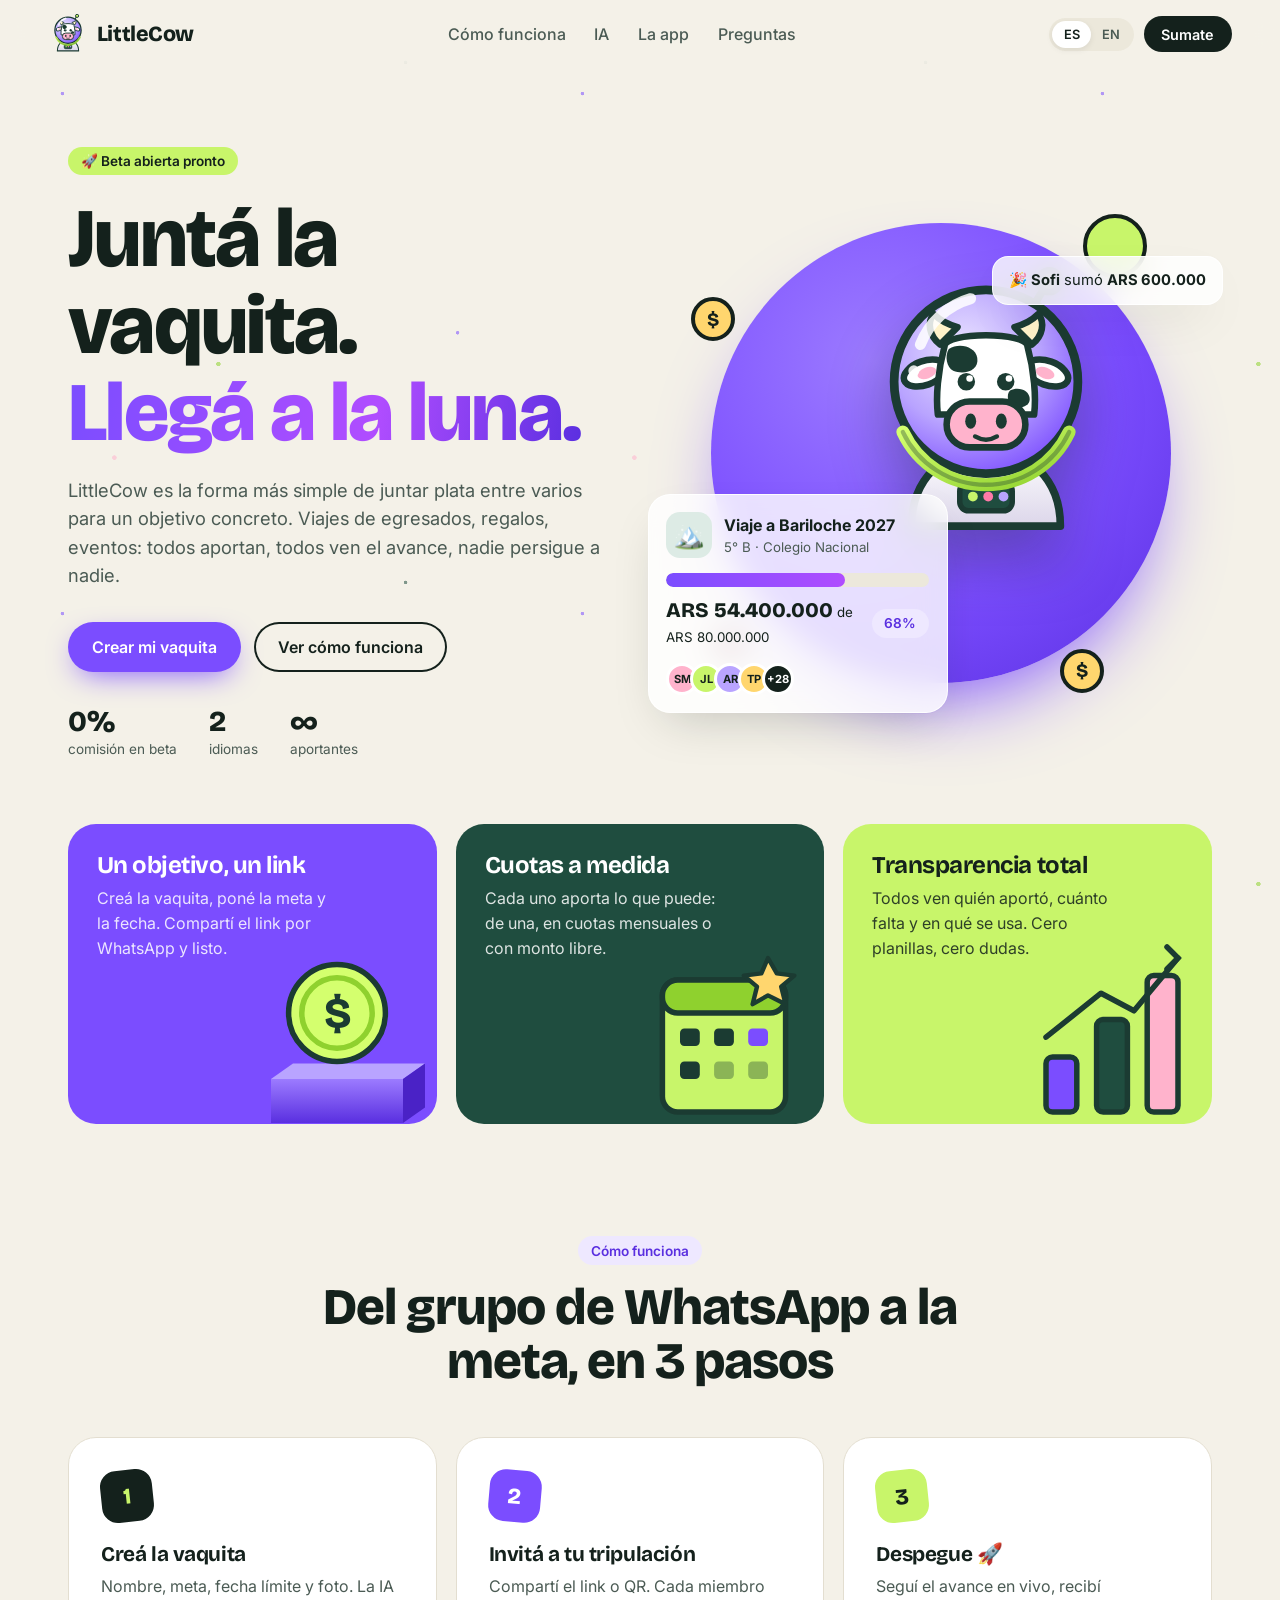
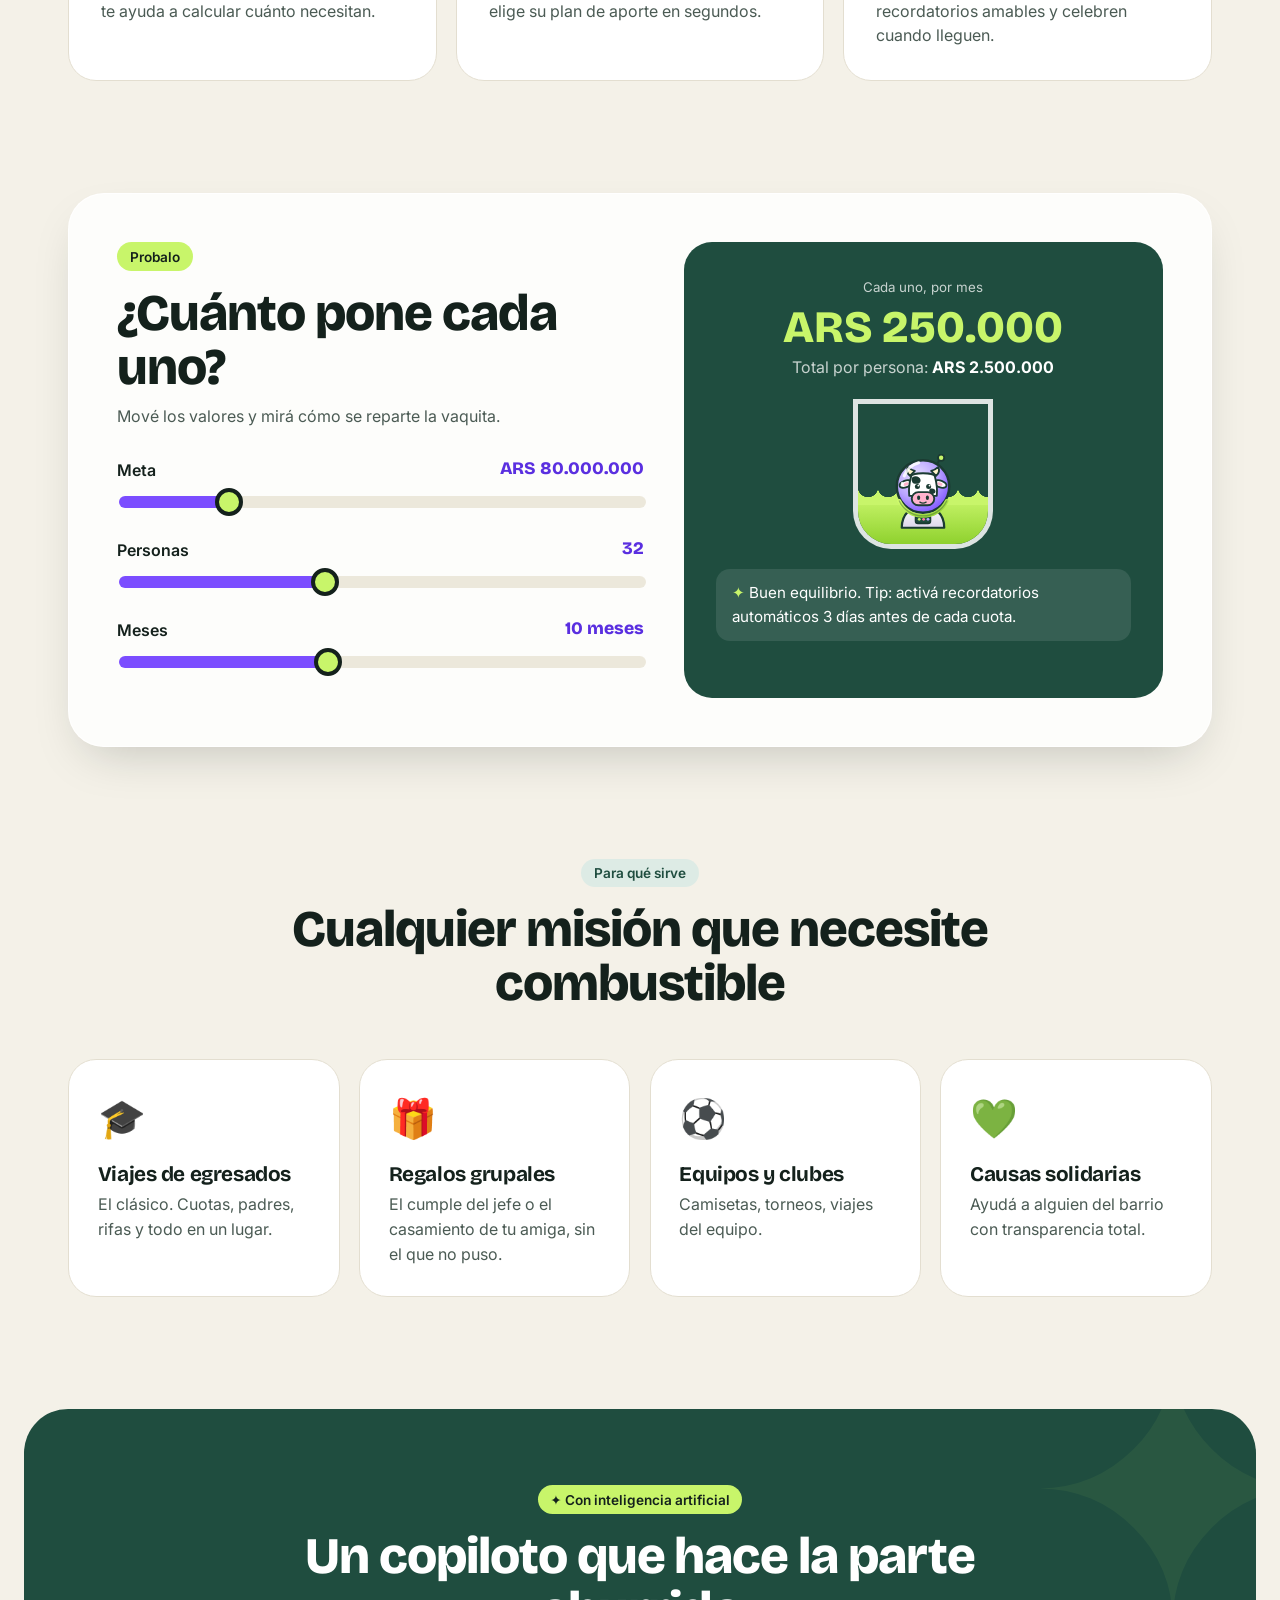
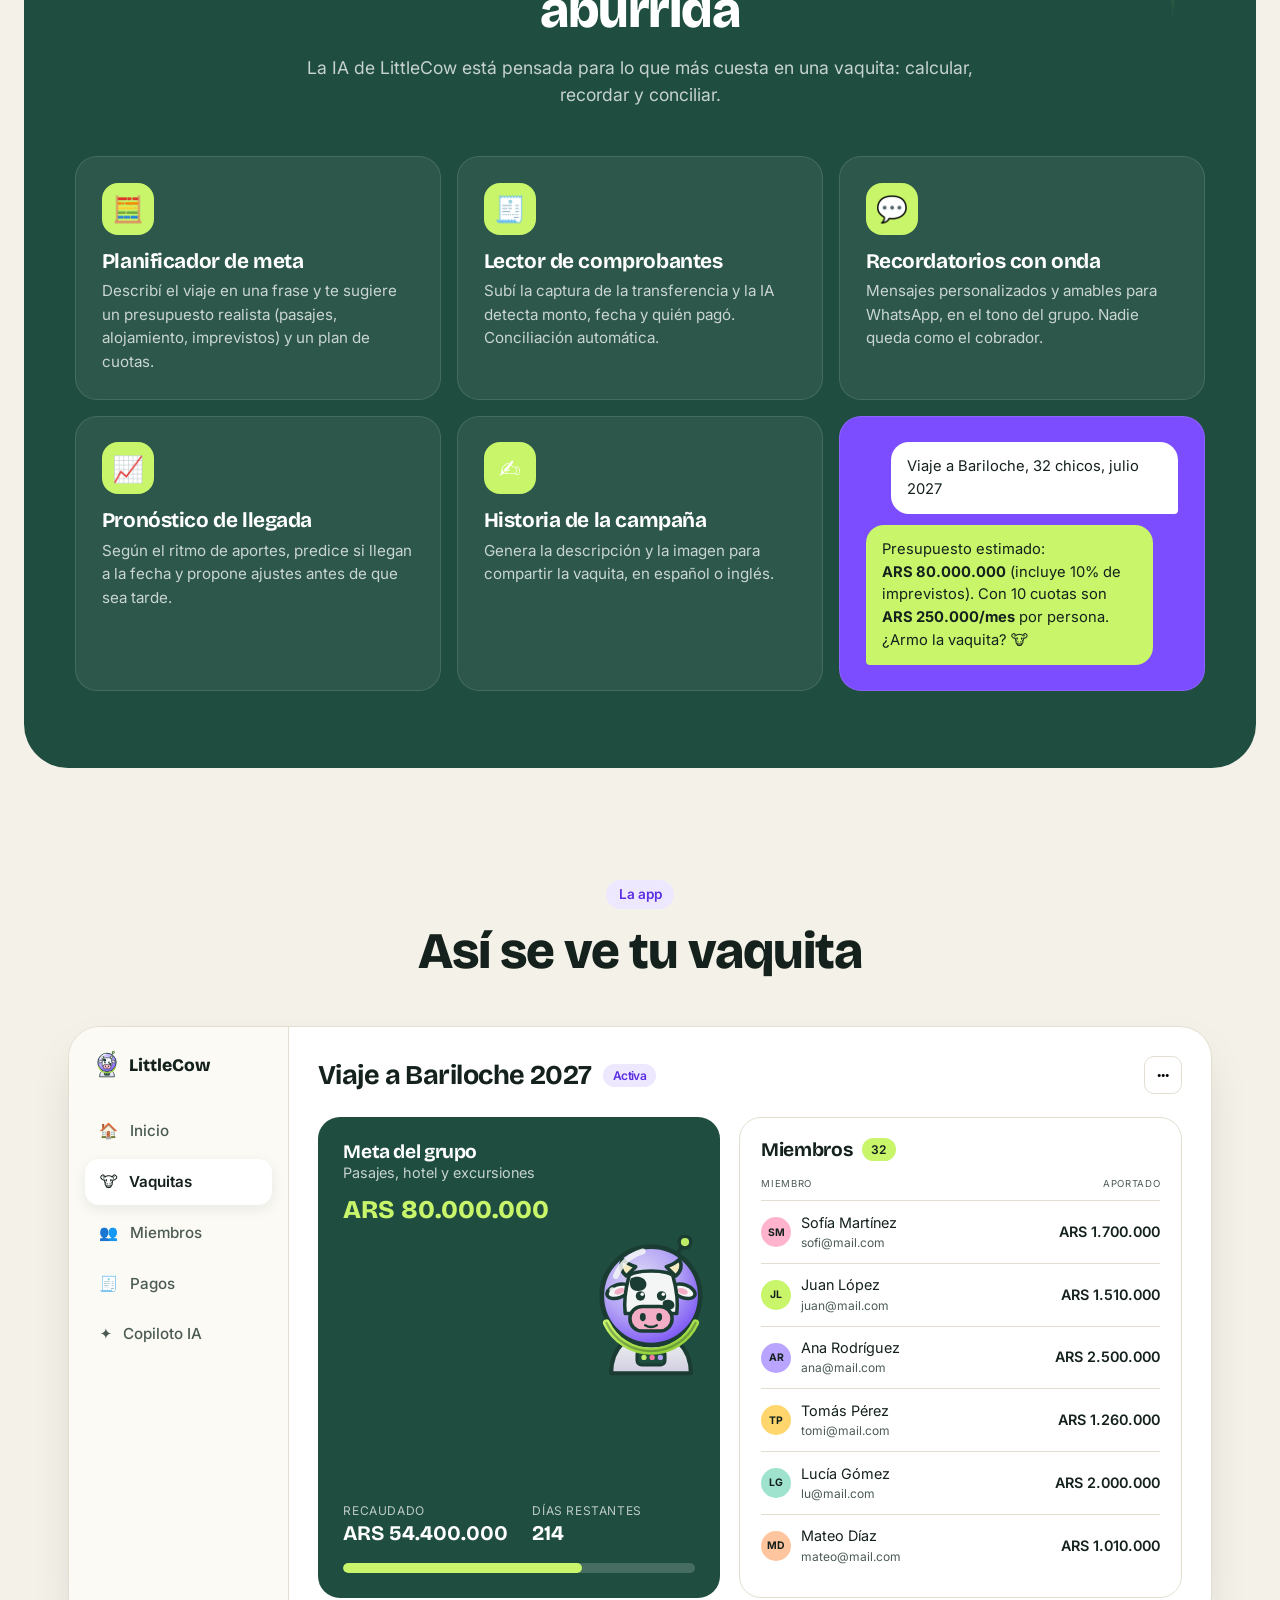
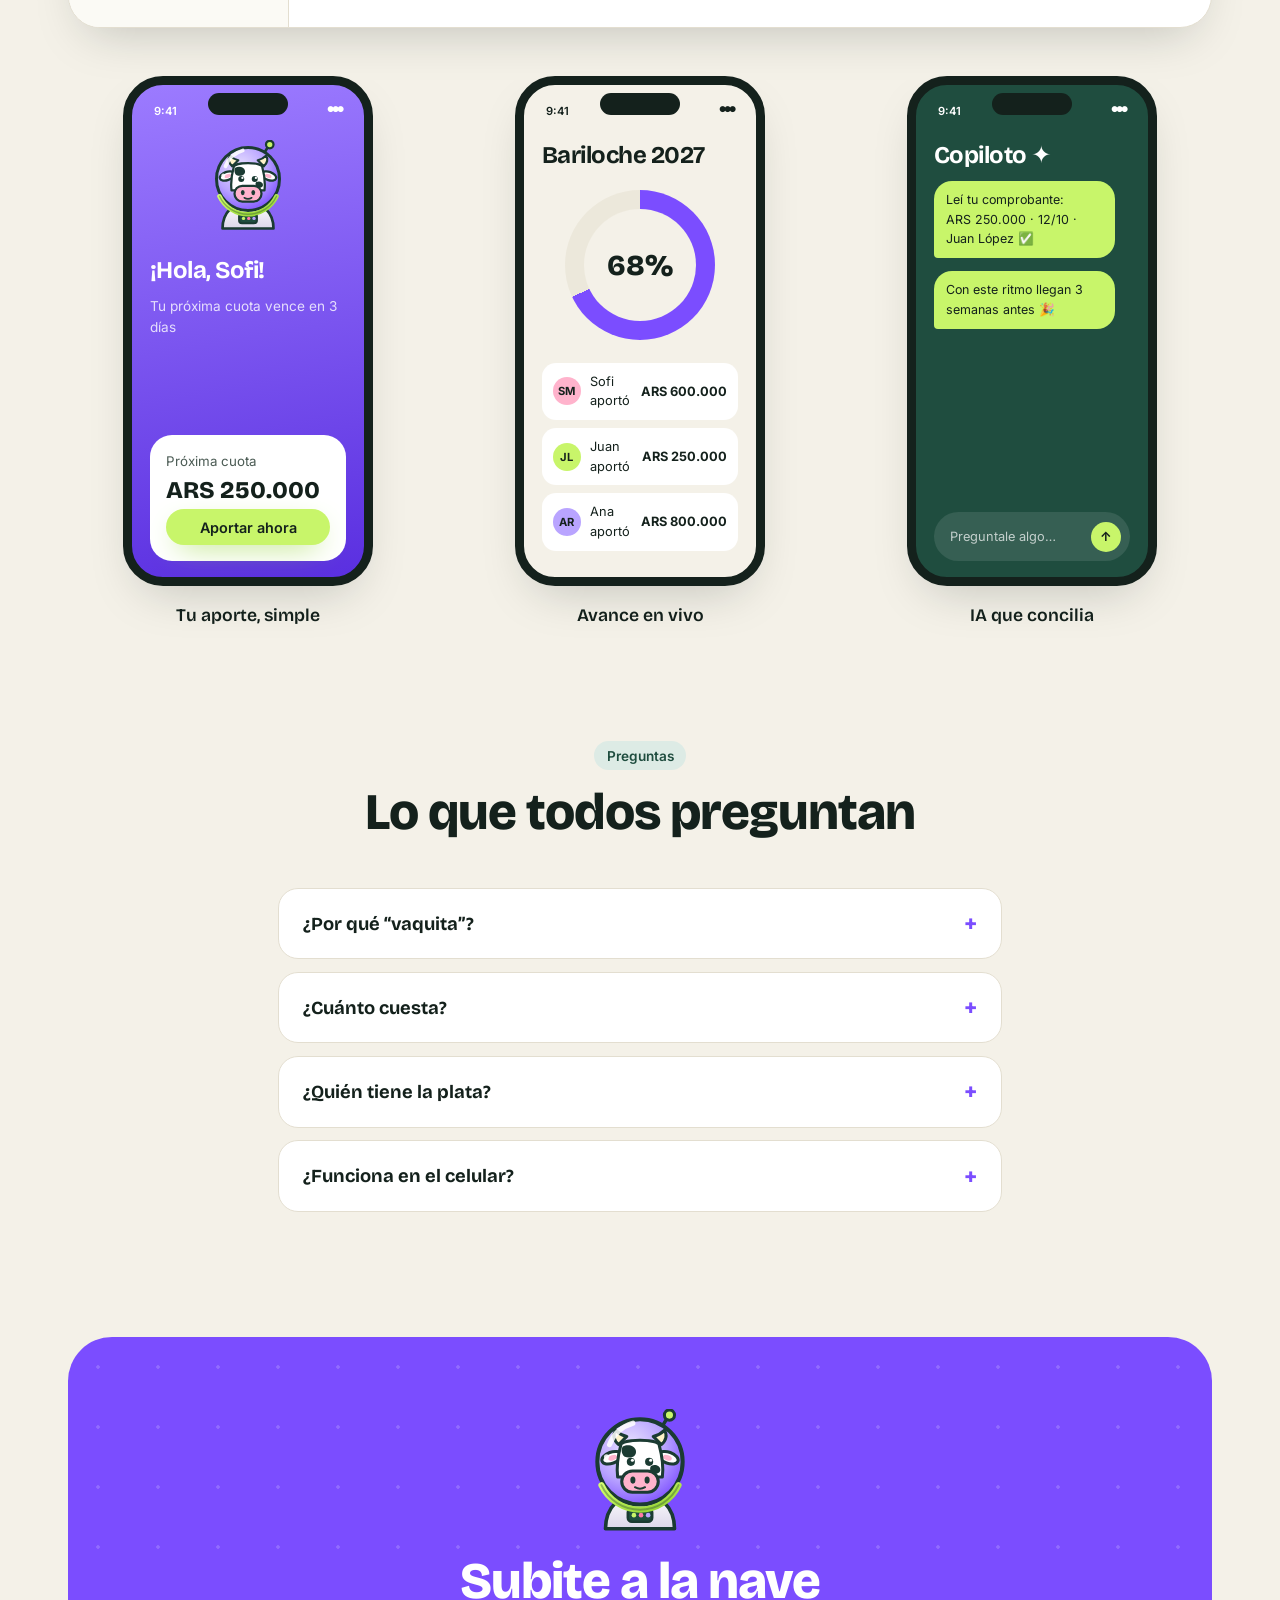
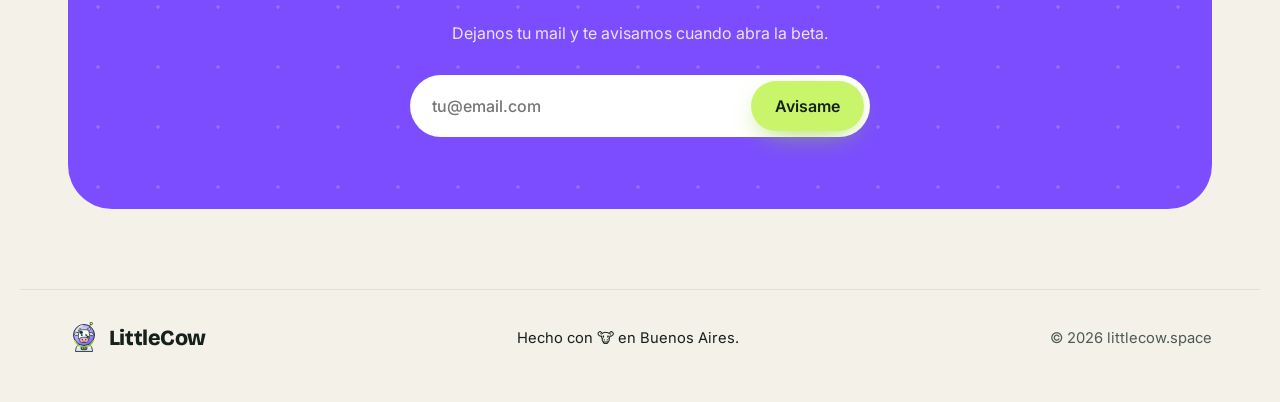
<file: index.html>
<!doctype html>
<html lang="es">
<head>
  <meta charset="utf-8">
  <meta name="viewport" content="width=device-width, initial-scale=1, viewport-fit=cover">
  <title>LittleCow — Juntá la vaquita / Pool money with your crew</title>
  <meta name="description" content="LittleCow: la forma más simple de juntar plata entre varios para un objetivo. Viajes de egresados, regalos, eventos. Pool money with your crew for any goal.">
  <meta name="theme-color" content="#F4F1E8">
  <link rel="canonical" href="https://littlecow.space/">
  <link rel="manifest" href="manifest.webmanifest">
  <link rel="icon" type="image/svg+xml" href="assets/logo.svg">
  <link rel="icon" type="image/png" sizes="192x192" href="assets/icons/icon-192.png">
  <link rel="apple-touch-icon" href="assets/icons/apple-touch-icon.png">
  <meta name="apple-mobile-web-app-capable" content="yes">
  <meta name="apple-mobile-web-app-title" content="LittleCow">
  <meta property="og:type" content="website">
  <meta property="og:site_name" content="LittleCow">
  <meta property="og:locale" content="es_AR">
  <meta property="og:locale:alternate" content="en_US">
  <meta property="og:title" content="LittleCow — Juntá la vaquita 🚀">
  <meta property="og:description" content="Crowdfunding entre amigos para viajes de egresados, regalos y eventos.">
  <meta property="og:image" content="https://littlecow.space/assets/og-image.png?v=2">
  <meta property="og:image:secure_url" content="https://littlecow.space/assets/og-image.png?v=2">
  <meta property="og:image:type" content="image/png">
  <meta property="og:image:width" content="1200">
  <meta property="og:image:height" content="630">
  <meta property="og:image:alt" content="LittleCow: Juntá la vaquita. Llegá a la luna.">
  <meta property="og:url" content="https://littlecow.space/">
  <meta name="twitter:card" content="summary_large_image">
  <meta name="twitter:title" content="LittleCow — Juntá la vaquita 🚀">
  <meta name="twitter:description" content="Crowdfunding entre amigos para viajes de egresados, regalos y eventos.">
  <meta name="twitter:image" content="https://littlecow.space/assets/og-image.png?v=2">
  <link rel="preconnect" href="https://fonts.googleapis.com">
  <link rel="preconnect" href="https://fonts.gstatic.com" crossorigin>
  <link href="https://fonts.googleapis.com/css2?family=Bricolage+Grotesque:opsz,wght@12..96,500;12..96,700;12..96,800&family=Inter:wght@400;500;600&display=swap" rel="stylesheet">
  <link rel="stylesheet" href="styles.css">
</head>
<body>
  <div class="stars" aria-hidden="true"></div>

  <!-- NAV -->
  <header class="nav">
    <a href="#top" class="brand" aria-label="LittleCow">
      <img src="assets/logo.svg" alt="" width="40" height="40">
      <span>LittleCow</span>
    </a>
    <nav class="nav-links" aria-label="Main">
      <a href="#how" data-i18n="nav.how">Cómo funciona</a>
      <a href="#ai" data-i18n="nav.ai">IA</a>
      <a href="#screens" data-i18n="nav.screens">La app</a>
      <a href="#faq" data-i18n="nav.faq">Preguntas</a>
    </nav>
    <div class="nav-actions">
      <div class="lang" role="group" aria-label="Language">
        <button type="button" data-lang="es" aria-pressed="true">ES</button>
        <button type="button" data-lang="en" aria-pressed="false">EN</button>
      </div>
      <a href="#join" class="btn btn-dark btn-sm" data-i18n="nav.cta">Sumate</a>
    </div>
  </header>

  <main id="top">
    <!-- HERO -->
    <section class="hero">
      <div class="hero-copy">
        <span class="pill pill-lime" data-i18n="hero.badge">🚀 Beta abierta pronto</span>
        <h1>
          <span data-i18n="hero.t1">Juntá la vaquita.</span><br>
          <span class="hl" data-i18n="hero.t2">Llegá a la luna.</span>
        </h1>
        <p class="lead" data-i18n="hero.lead">LittleCow es la forma más simple de juntar plata entre varios para un objetivo concreto. Viajes de egresados, regalos, eventos: todos aportan, todos ven el avance, nadie persigue a nadie.</p>
        <div class="hero-ctas">
          <a href="#join" class="btn btn-purple" data-i18n="hero.cta1">Crear mi vaquita</a>
          <a href="#how" class="btn btn-ghost" data-i18n="hero.cta2">Ver cómo funciona</a>
        </div>
        <ul class="hero-proof">
          <li><strong class="count" data-to="0" data-suffix="%">0%</strong><span data-i18n="hero.p1">comisión en beta</span></li>
          <li><strong>2</strong><span data-i18n="hero.p2">idiomas</span></li>
          <li><strong>∞</strong><span data-i18n="hero.p3">aportantes</span></li>
        </ul>
      </div>

      <div class="hero-visual">
        <div class="orbit" aria-hidden="true">
          <span class="planet p1"></span><span class="planet p2"></span><span class="coin c1">$</span><span class="coin c2">$</span>
        </div>
        <img class="hero-cow float" src="assets/logo.svg" alt="Vaca astronauta de LittleCow" width="300" height="300">
        <div class="hero-card glass tilt">
          <div class="hc-head">
            <span class="emoji">🏔️</span>
            <div>
              <strong data-i18n="demo.goalName">Viaje a Bariloche 2027</strong>
              <small data-i18n="demo.goalSub">5° B · Colegio Nacional</small>
            </div>
          </div>
          <div class="progress big"><span style="--p:68%"></span></div>
          <div class="hc-foot">
            <span><strong data-money="13600">ARS 54.400.000</strong> <small data-i18n="demo.of">de</small> <small data-money="20000">ARS 80.000.000</small></span>
            <span class="pill pill-purple">68%</span>
          </div>
          <div class="avatars">
            <i style="--c:#FFB3CC">SM</i><i style="--c:#C8F56A">JL</i><i style="--c:#B9A4FF">AR</i><i style="--c:#FFD66E">TP</i><i class="more">+28</i>
          </div>
        </div>
        <div class="toast glass" data-i18n-html="hero.toast">🎉 <b>Sofi</b> sumó <b>ARS 600.000</b></div>
      </div>
    </section>

    <!-- FEATURE CARDS (estilo referencia) -->
    <section class="cards-row" aria-label="Highlights">
      <article class="fcard fcard-purple">
        <div class="fcard-text">
          <h3 data-i18n="cards.c1t">Un objetivo, un link</h3>
          <p data-i18n="cards.c1d">Creá la vaquita, poné la meta y la fecha. Compartí el link por WhatsApp y listo.</p>
        </div>
        <svg class="fcard-art" viewBox="0 0 200 200" aria-hidden="true">
          <defs><linearGradient id="g1" x1="0" x2="0" y1="0" y2="1"><stop offset="0" stop-color="#9C7BFF"/><stop offset="1" stop-color="#5A2FE0"/></linearGradient></defs>
          <path d="M40 150h120v40H40z" fill="url(#g1)"/>
          <path d="M40 150l20-14h120l-20 14z" fill="#B9A4FF"/>
          <path d="M160 150l20-14v40l-20 14z" fill="#4A22C6"/>
          <g class="spin-slow"><circle cx="100" cy="90" r="44" fill="#D4FF6E" stroke="#1B3B32" stroke-width="5"/><circle cx="100" cy="90" r="32" fill="none" stroke="#8FD12E" stroke-width="5"/><text x="100" y="104" text-anchor="middle" font-size="40" font-weight="800" fill="#1B3B32" font-family="Bricolage Grotesque, sans-serif">$</text></g>
        </svg>
      </article>
      <article class="fcard fcard-green">
        <div class="fcard-text">
          <h3 data-i18n="cards.c2t">Cuotas a medida</h3>
          <p data-i18n="cards.c2d">Cada uno aporta lo que puede: de una, en cuotas mensuales o con monto libre.</p>
        </div>
        <svg class="fcard-art" viewBox="0 0 200 200" aria-hidden="true">
          <rect x="44" y="60" width="112" height="120" rx="14" fill="#C8F56A" stroke="#1B3B32" stroke-width="5"/>
          <rect x="44" y="60" width="112" height="30" rx="14" fill="#8FD12E" stroke="#1B3B32" stroke-width="5"/>
          <g fill="#1B3B32"><rect x="60" y="104" width="18" height="16" rx="4"/><rect x="91" y="104" width="18" height="16" rx="4"/><rect x="122" y="104" width="18" height="16" rx="4" fill="#7B4DFF"/><rect x="60" y="134" width="18" height="16" rx="4"/><rect x="91" y="134" width="18" height="16" rx="4" opacity=".35"/><rect x="122" y="134" width="18" height="16" rx="4" opacity=".35"/></g>
          <path class="bob" d="M140 40l8 14 16 2-12 10 4 16-16-8-14 8 4-16-12-10 16-2z" fill="#FFD66E" stroke="#1B3B32" stroke-width="4" stroke-linejoin="round"/>
        </svg>
      </article>
      <article class="fcard fcard-lime">
        <div class="fcard-text">
          <h3 data-i18n="cards.c3t">Transparencia total</h3>
          <p data-i18n="cards.c3d">Todos ven quién aportó, cuánto falta y en qué se usa. Cero planillas, cero dudas.</p>
        </div>
        <svg class="fcard-art" viewBox="0 0 200 200" aria-hidden="true">
          <rect x="40" y="130" width="28" height="50" rx="6" fill="#7B4DFF" stroke="#1B3B32" stroke-width="5" class="grow" style="--d:.1s"/>
          <rect x="86" y="96" width="28" height="84" rx="6" fill="#1F4D3F" stroke="#1B3B32" stroke-width="5" class="grow" style="--d:.25s"/>
          <rect x="132" y="56" width="28" height="124" rx="6" fill="#FFB3CC" stroke="#1B3B32" stroke-width="5" class="grow" style="--d:.4s"/>
          <path d="M150 30l10 10-10 10" stroke="#1B3B32" stroke-width="5" fill="none" stroke-linecap="round"/>
          <path d="M40 112l50-40 30 16 40-48" stroke="#1B3B32" stroke-width="5" fill="none" stroke-linecap="round" stroke-linejoin="round"/>
        </svg>
      </article>
    </section>

    <!-- HOW -->
    <section id="how" class="section">
      <div class="section-head">
        <span class="pill pill-purple" data-i18n="how.kicker">Cómo funciona</span>
        <h2 data-i18n="how.title">Del grupo de WhatsApp a la meta, en 3 pasos</h2>
      </div>
      <ol class="steps">
        <li class="step reveal">
          <span class="step-n">1</span>
          <h3 data-i18n="how.s1t">Creá la vaquita</h3>
          <p data-i18n="how.s1d">Nombre, meta, fecha límite y foto. La IA te ayuda a calcular cuánto necesitan.</p>
        </li>
        <li class="step reveal">
          <span class="step-n">2</span>
          <h3 data-i18n="how.s2t">Invitá a tu tripulación</h3>
          <p data-i18n="how.s2d">Compartí el link o QR. Cada miembro elige su plan de aporte en segundos.</p>
        </li>
        <li class="step reveal">
          <span class="step-n">3</span>
          <h3 data-i18n="how.s3t">Despegue 🚀</h3>
          <p data-i18n="how.s3d">Seguí el avance en vivo, recibí recordatorios amables y celebren cuando lleguen.</p>
        </li>
      </ol>
    </section>

    <!-- CALCULATOR -->
    <section class="section calc-wrap">
      <div class="calc glass">
        <div class="calc-left">
          <span class="pill pill-lime" data-i18n="calc.kicker">Probalo</span>
          <h2 data-i18n="calc.title">¿Cuánto pone cada uno?</h2>
          <p data-i18n="calc.lead">Mové los valores y mirá cómo se reparte la vaquita.</p>
          <label class="field">
            <span><span data-i18n="calc.goal">Meta</span> <output id="oGoal"></output></span>
            <input type="range" id="iGoal" min="1000" max="100000" step="500" value="20000">
          </label>
          <label class="field">
            <span><span data-i18n="calc.people">Personas</span> <output id="oPeople"></output></span>
            <input type="range" id="iPeople" min="2" max="80" step="1" value="32">
          </label>
          <label class="field">
            <span><span data-i18n="calc.months">Meses</span> <output id="oMonths"></output></span>
            <input type="range" id="iMonths" min="1" max="24" step="1" value="10">
          </label>
        </div>
        <div class="calc-right">
          <div class="result">
            <small data-i18n="calc.each">Cada uno, por mes</small>
            <strong id="rMonthly">—</strong>
            <span class="muted"><span data-i18n="calc.total">Total por persona:</span> <b id="rTotal">—</b></span>
          </div>
          <div class="jar" aria-hidden="true">
            <div class="jar-fill" id="jarFill"></div>
            <img src="assets/logo.svg" alt="" class="jar-cow">
          </div>
          <p class="ai-tip"><span class="spark">✦</span> <span id="aiTip"></span></p>
        </div>
      </div>
    </section>

    <!-- USE CASES -->
    <section class="section">
      <div class="section-head">
        <span class="pill pill-green" data-i18n="uses.kicker">Para qué sirve</span>
        <h2 data-i18n="uses.title">Cualquier misión que necesite combustible</h2>
      </div>
      <div class="uses">
        <div class="use reveal"><span>🎓</span><h3 data-i18n="uses.u1t">Viajes de egresados</h3><p data-i18n="uses.u1d">El clásico. Cuotas, padres, rifas y todo en un lugar.</p></div>
        <div class="use reveal"><span>🎁</span><h3 data-i18n="uses.u2t">Regalos grupales</h3><p data-i18n="uses.u2d">El cumple del jefe o el casamiento de tu amiga, sin el que no puso.</p></div>
        <div class="use reveal"><span>⚽</span><h3 data-i18n="uses.u3t">Equipos y clubes</h3><p data-i18n="uses.u3d">Camisetas, torneos, viajes del equipo.</p></div>
        <div class="use reveal"><span>💚</span><h3 data-i18n="uses.u4t">Causas solidarias</h3><p data-i18n="uses.u4d">Ayudá a alguien del barrio con transparencia total.</p></div>
      </div>
    </section>

    <!-- AI -->
    <section id="ai" class="section ai">
      <div class="ai-inner">
        <div class="section-head light">
          <span class="pill pill-lime" data-i18n="ai.kicker">✦ Con inteligencia artificial</span>
          <h2 data-i18n="ai.title">Un copiloto que hace la parte aburrida</h2>
          <p data-i18n="ai.lead">La IA de LittleCow está pensada para lo que más cuesta en una vaquita: calcular, recordar y conciliar.</p>
        </div>
        <div class="ai-grid">
          <article class="ai-card reveal">
            <span class="ai-ico">🧮</span>
            <h3 data-i18n="ai.a1t">Planificador de meta</h3>
            <p data-i18n="ai.a1d">Describí el viaje en una frase y te sugiere un presupuesto realista (pasajes, alojamiento, imprevistos) y un plan de cuotas.</p>
          </article>
          <article class="ai-card reveal">
            <span class="ai-ico">🧾</span>
            <h3 data-i18n="ai.a2t">Lector de comprobantes</h3>
            <p data-i18n="ai.a2d">Subí la captura de la transferencia y la IA detecta monto, fecha y quién pagó. Conciliación automática.</p>
          </article>
          <article class="ai-card reveal">
            <span class="ai-ico">💬</span>
            <h3 data-i18n="ai.a3t">Recordatorios con onda</h3>
            <p data-i18n="ai.a3d">Mensajes personalizados y amables para WhatsApp, en el tono del grupo. Nadie queda como el cobrador.</p>
          </article>
          <article class="ai-card reveal">
            <span class="ai-ico">📈</span>
            <h3 data-i18n="ai.a4t">Pronóstico de llegada</h3>
            <p data-i18n="ai.a4d">Según el ritmo de aportes, predice si llegan a la fecha y propone ajustes antes de que sea tarde.</p>
          </article>
          <article class="ai-card reveal">
            <span class="ai-ico">✍️</span>
            <h3 data-i18n="ai.a5t">Historia de la campaña</h3>
            <p data-i18n="ai.a5d">Genera la descripción y la imagen para compartir la vaquita, en español o inglés.</p>
          </article>
          <article class="ai-card ai-chat reveal">
            <div class="bubble me" data-i18n="ai.q">Viaje a Bariloche, 32 chicos, julio 2027</div>
            <div class="bubble bot" data-i18n-html="ai.r">Presupuesto estimado: <b>ARS 80.000.000</b> (incluye 10% de imprevistos). Con 10 cuotas son <b>ARS 250.000/mes</b> por persona. ¿Armo la vaquita? 🐮</div>
          </article>
        </div>
      </div>
    </section>

    <!-- SCREENS -->
    <section id="screens" class="section">
      <div class="section-head">
        <span class="pill pill-purple" data-i18n="screens.kicker">La app</span>
        <h2 data-i18n="screens.title">Así se ve tu vaquita</h2>
      </div>

      <!-- Desktop dashboard mockup -->
      <div class="dash reveal" role="img" aria-label="Dashboard">
        <aside class="dash-side">
          <div class="dash-brand"><img src="assets/logo.svg" alt="" width="28" height="28"> LittleCow</div>
          <a><span>🏠</span><span data-i18n="dash.home">Inicio</span></a>
          <a class="active"><span>🐮</span><span data-i18n="dash.cows">Vaquitas</span></a>
          <a><span>👥</span><span data-i18n="dash.people">Miembros</span></a>
          <a><span>🧾</span><span data-i18n="dash.payments">Pagos</span></a>
          <a><span>✦</span><span data-i18n="dash.ai">Copiloto IA</span></a>
        </aside>
        <div class="dash-main">
          <div class="dash-top">
            <h3><span data-i18n="demo.goalName">Viaje a Bariloche 2027</span> <span class="pill pill-purple sm" data-i18n="dash.active">Activa</span></h3>
            <button class="dots" aria-label="More">•••</button>
          </div>
          <div class="dash-grid">
            <div class="dash-hero">
              <div>
                <h4 data-i18n="dash.goal">Meta del grupo</h4>
                <p data-i18n="dash.goalD">Pasajes, hotel y excursiones</p>
                <strong class="dash-big" data-money="20000">ARS 80.000.000</strong>
              </div>
              <img src="assets/logo.svg" alt="" class="dash-cow float">
              <div class="dash-stats">
                <div><small data-i18n="dash.raised">Recaudado</small><b data-money="13600">ARS 54.400.000</b></div>
                <div><small data-i18n="dash.days">Días restantes</small><b>214</b></div>
              </div>
              <div class="progress light"><span style="--p:68%"></span></div>
            </div>
            <div class="dash-members">
              <div class="dm-head"><h4 data-i18n="dash.members">Miembros</h4><span class="pill pill-lime sm">32</span></div>
              <div class="dm-cols"><small data-i18n="dash.member">MIEMBRO</small><small data-i18n="dash.paid">APORTADO</small></div>
              <ul id="memberList"></ul>
            </div>
          </div>
        </div>
      </div>

      <!-- Phone screens -->
      <div class="phones">
        <figure class="phone reveal">
          <div class="screen s-purple">
            <div class="ph-top"><span>9:41</span><span>● ● ●</span></div>
            <img src="assets/logo.svg" alt="" class="ph-cow float">
            <h4 data-i18n="ph.p1t">¡Hola, Sofi!</h4>
            <p data-i18n="ph.p1d">Tu próxima cuota vence en 3 días</p>
            <div class="ph-card">
              <small data-i18n="ph.next">Próxima cuota</small>
              <b data-money="63">ARS 250.000</b>
              <button class="btn btn-lime btn-sm" data-i18n="ph.pay">Aportar ahora</button>
            </div>
          </div>
          <figcaption data-i18n="ph.c1">Tu aporte, simple</figcaption>
        </figure>
        <figure class="phone reveal">
          <div class="screen s-cream">
            <div class="ph-top dark"><span>9:41</span><span>● ● ●</span></div>
            <h4 class="dark" data-i18n="ph.p2t">Bariloche 2027</h4>
            <div class="ring" style="--p:68"><span>68%</span></div>
            <ul class="ph-feed">
              <li><i style="--c:#FFB3CC">SM</i><span data-i18n="ph.f1">Sofi aportó</span><b data-money="150">ARS 600.000</b></li>
              <li><i style="--c:#C8F56A">JL</i><span data-i18n="ph.f2">Juan aportó</span><b data-money="63">ARS 250.000</b></li>
              <li><i style="--c:#B9A4FF">AR</i><span data-i18n="ph.f3">Ana aportó</span><b data-money="200">ARS 800.000</b></li>
            </ul>
          </div>
          <figcaption data-i18n="ph.c2">Avance en vivo</figcaption>
        </figure>
        <figure class="phone reveal">
          <div class="screen s-green">
            <div class="ph-top"><span>9:41</span><span>● ● ●</span></div>
            <h4 data-i18n="ph.p3t">Copiloto ✦</h4>
            <div class="bubble bot sm" data-i18n="ph.b1">Leí tu comprobante: ARS 250.000 · 12/10 · Juan López ✅</div>
            <div class="bubble bot sm" data-i18n="ph.b2">Con este ritmo llegan 3 semanas antes 🎉</div>
            <div class="ph-input"><span data-i18n="ph.ask">Preguntale algo…</span><b>↑</b></div>
          </div>
          <figcaption data-i18n="ph.c3">IA que concilia</figcaption>
        </figure>
      </div>
    </section>

    <!-- FAQ -->
    <section id="faq" class="section faq">
      <div class="section-head">
        <span class="pill pill-green" data-i18n="faq.kicker">Preguntas</span>
        <h2 data-i18n="faq.title">Lo que todos preguntan</h2>
      </div>
      <details><summary data-i18n="faq.q1">¿Por qué “vaquita”?</summary><p data-i18n="faq.a1">En Argentina “hacer una vaquita” es juntar plata entre varios. Nuestra vaca es astronauta porque las metas grupales llegan lejos.</p></details>
      <details><summary data-i18n="faq.q2">¿Cuánto cuesta?</summary><p data-i18n="faq.a2">Durante la beta, crear y usar vaquitas es gratis. Después vamos a cobrar una comisión chica y transparente.</p></details>
      <details><summary data-i18n="faq.q3">¿Quién tiene la plata?</summary><p data-i18n="faq.a3">Los fondos se procesan con proveedores de pago regulados. El organizador retira cuando el grupo lo aprueba.</p></details>
      <details><summary data-i18n="faq.q4">¿Funciona en el celular?</summary><p data-i18n="faq.a4">Sí. LittleCow es una PWA: la instalás desde el navegador como una app, sin pasar por la tienda.</p></details>
    </section>

    <!-- JOIN -->
    <section id="join" class="section join">
      <div class="join-card">
        <img src="assets/logo.svg" alt="" class="join-cow float">
        <h2 data-i18n="join.title">Subite a la nave</h2>
        <p data-i18n="join.lead">Dejanos tu mail y te avisamos cuando abra la beta.</p>
        <form class="join-form" id="joinForm">
          <label class="sr-only" for="email">Email</label>
          <input id="email" type="email" required placeholder="tu@email.com" data-i18n-ph="join.ph">
          <button class="btn btn-lime" type="submit" data-i18n="join.btn">Avisame</button>
        </form>
        <p class="join-ok" id="joinOk" hidden data-i18n="join.ok">¡Listo! Te avisamos pronto 🚀</p>
        <button class="btn btn-ghost light" id="installBtn" hidden data-i18n="join.install">Instalar app</button>
      </div>
    </section>
  </main>

  <footer class="footer">
    <div class="brand"><img src="assets/logo.svg" alt="" width="32" height="32"><span>LittleCow</span></div>
    <p data-i18n="footer.t">Hecho con 🐮 en Buenos Aires.</p>
    <p class="muted">© <span id="year"></span> littlecow.space</p>
  </footer>

  <script src="app.js" defer></script>
</body>
</html>
</file>
<file: styles.css>
:root{
  --cream:#F4F1E8; --cream-2:#ECE8DB; --paper:#FFFFFF;
  --ink:#14211C; --ink-2:#4B5B54; --line:#E3DED0;
  --purple:#7B4DFF; --purple-2:#5A2FE0; --purple-soft:#EEE8FF;
  --green:#1F4D3F; --green-2:#163A30; --green-soft:#DDEBE5;
  --lime:#C8F56A; --lime-2:#8FD12E; --pink:#FFB3CC; --sun:#FFD66E;
  --r:28px; --r-sm:16px;
  --shadow:0 20px 50px -20px rgba(20,33,28,.25);
  --font-d:"Bricolage Grotesque",system-ui,sans-serif;
  --font:"Inter",system-ui,sans-serif;
}
*{box-sizing:border-box}
html{scroll-behavior:smooth}
html,body{overflow-x:clip}
body{margin:0;background:var(--cream);color:var(--ink);font-family:var(--font);font-size:16px;line-height:1.55;-webkit-font-smoothing:antialiased;overflow-x:hidden}
img{max-width:100%;display:block}
a{color:inherit}
h1,h2,h3,h4{font-family:var(--font-d);line-height:1.05;margin:0;letter-spacing:-.02em}
h1{font-size:clamp(2.6rem,6.5vw,5.2rem);font-weight:800}
h2{font-size:clamp(2rem,4.2vw,3.2rem);font-weight:800}
h3{font-size:1.3rem;font-weight:700}
p{margin:0}
.muted{color:var(--ink-2)}
[hidden]{display:none!important}
.sr-only{position:absolute;width:1px;height:1px;overflow:hidden;clip:rect(0 0 0 0)}

/* stars bg */
.stars{position:fixed;inset:0;pointer-events:none;z-index:-1;opacity:.55;
  background-image:radial-gradient(circle at 12% 18%,#7B4DFF 1.5px,transparent 2px),radial-gradient(circle at 78% 12%,#1F4D3F 1.5px,transparent 2px),radial-gradient(circle at 42% 70%,#8FD12E 2px,transparent 2.5px),radial-gradient(circle at 88% 64%,#7B4DFF 1.5px,transparent 2px),radial-gradient(circle at 22% 88%,#FFB3CC 2px,transparent 2.5px);
  background-size:520px 520px}

/* buttons & pills */
.btn{display:inline-flex;align-items:center;justify-content:center;gap:.5rem;font:600 1rem var(--font);padding:.95rem 1.5rem;border-radius:999px;border:0;cursor:pointer;text-decoration:none;transition:transform .2s cubic-bezier(.3,1.6,.5,1),box-shadow .2s}
.btn:hover{transform:translateY(-2px) scale(1.02)}
.btn:active{transform:scale(.97)}
.btn-sm{padding:.6rem 1.1rem;font-size:.9rem}
.btn-dark{background:var(--ink);color:#fff}
.btn-purple{background:var(--purple);color:#fff;box-shadow:0 10px 30px -10px var(--purple)}
.btn-lime{background:var(--lime);color:var(--ink);box-shadow:0 10px 30px -12px var(--lime-2)}
.btn-ghost{background:transparent;color:var(--ink);box-shadow:inset 0 0 0 2px var(--ink)}
.btn-ghost.light{color:#fff;box-shadow:inset 0 0 0 2px rgba(255,255,255,.6);margin-top:1rem}
.pill{display:inline-flex;align-items:center;gap:.35rem;font:600 .85rem var(--font);padding:.4rem .8rem;border-radius:999px}
.pill.sm{font-size:.75rem;padding:.25rem .6rem}
.pill-lime{background:var(--lime);color:var(--ink)}
.pill-purple{background:var(--purple-soft);color:var(--purple-2)}
.pill-green{background:var(--green-soft);color:var(--green)}
.glass{background:rgba(255,255,255,.82);backdrop-filter:blur(14px);-webkit-backdrop-filter:blur(14px);border:1px solid rgba(255,255,255,.9);box-shadow:var(--shadow)}

/* nav */
.nav{position:sticky;top:0;z-index:50;display:flex;align-items:center;justify-content:space-between;gap:1rem;padding:.9rem clamp(1rem,4vw,3rem);background:rgba(244,241,232,.78);backdrop-filter:blur(14px);-webkit-backdrop-filter:blur(14px);border-bottom:1px solid transparent;transition:border-color .3s}
.nav.scrolled{border-color:var(--line)}
.brand{display:flex;align-items:center;gap:.55rem;font:800 1.35rem var(--font-d);text-decoration:none;letter-spacing:-.02em}
.nav-links{display:flex;gap:1.8rem}
.nav-links a{text-decoration:none;font-weight:500;color:var(--ink-2)}
.nav-links a:hover{color:var(--ink)}
.nav-actions{display:flex;align-items:center;gap:.6rem}
.lang{display:flex;background:var(--cream-2);border-radius:999px;padding:3px}
.lang button{border:0;background:transparent;font:600 .8rem var(--font);padding:.4rem .7rem;border-radius:999px;cursor:pointer;color:var(--ink-2)}
.lang button[aria-pressed="true"]{background:#fff;color:var(--ink);box-shadow:0 2px 6px rgba(0,0,0,.08)}

/* hero */
.hero{overflow-x:clip;display:grid;grid-template-columns:1.05fr 1fr;gap:2rem;align-items:center;max-width:1240px;margin:0 auto;padding:clamp(2rem,6vw,5rem) clamp(1rem,4vw,3rem) 3rem}
.hero-copy h1{margin:1.2rem 0}
.hl{background:linear-gradient(100deg,var(--purple),#B04DFF 60%,var(--purple-2));-webkit-background-clip:text;background-clip:text;color:transparent}
.lead{font-size:1.15rem;color:var(--ink-2);max-width:34rem}
.hero-ctas{display:flex;flex-wrap:wrap;gap:.8rem;margin:2rem 0}
.hero-proof{list-style:none;display:flex;gap:2rem;padding:0;margin:0}
.hero-proof li{display:flex;flex-direction:column}
.hero-proof strong{font:800 1.8rem var(--font-d)}
.hero-proof span{font-size:.85rem;color:var(--ink-2)}
.hero-visual{position:relative;min-height:520px;display:grid;place-items:center}
.hero-visual::before{content:"";position:absolute;width:min(460px,90%);aspect-ratio:1;border-radius:50%;background:radial-gradient(circle at 35% 30%,#9C7BFF,var(--purple) 55%,var(--purple-2));box-shadow:0 40px 80px -30px var(--purple)}
.hero-cow{position:relative;width:min(280px,58%);margin:-90px 0 0 90px;filter:drop-shadow(0 30px 30px rgba(20,33,28,.3));z-index:2}
.orbit{position:absolute;inset:0;animation:spin 40s linear infinite}
.planet{position:absolute;border-radius:50%;border:4px solid var(--ink)}
.planet.p1{width:64px;height:64px;background:var(--lime);top:4%;right:12%}
.planet.p2{width:34px;height:34px;background:var(--pink);bottom:10%;left:8%}
.coin{position:absolute;width:44px;height:44px;border-radius:50%;background:var(--sun);border:4px solid var(--ink);display:grid;place-items:center;font:800 1.2rem var(--font-d)}
.coin.c1{top:20%;left:4%}.coin.c2{bottom:4%;right:20%}
.hero-card{position:absolute;z-index:3;left:-4%;bottom:0;width:min(300px,78%);padding:1.1rem;border-radius:22px}
.hc-head{display:flex;gap:.7rem;align-items:center;margin-bottom:.9rem}
.hc-head .emoji{font-size:1.6rem;width:46px;height:46px;border-radius:14px;background:var(--green-soft);display:grid;place-items:center}
.hc-head small{display:block;color:var(--ink-2)}
.hc-foot{display:flex;justify-content:space-between;align-items:center;margin-top:.7rem}
.hc-foot strong{font:800 1.3rem var(--font-d)}
.avatars{display:flex;margin-top:.9rem}
.avatars i,.ph-feed i{font-style:normal;width:32px;height:32px;border-radius:50%;background:var(--c);border:3px solid #fff;display:grid;place-items:center;font:700 .7rem var(--font);margin-left:-8px}
.avatars i:first-child{margin-left:0}
.avatars .more{background:var(--ink);color:#fff}
.toast{position:absolute;z-index:3;top:12%;right:-2%;padding:.75rem 1rem;border-radius:16px;font-size:.92rem;animation:pop 4s ease-in-out infinite}

/* progress */
.progress{height:10px;border-radius:99px;background:var(--cream-2);overflow:hidden}
.progress.big{height:14px}
.progress.light{background:rgba(255,255,255,.18)}
.progress span{display:block;height:100%;width:0;border-radius:inherit;background:linear-gradient(90deg,var(--purple),#B04DFF);transition:width 1.6s cubic-bezier(.2,.8,.2,1)}
.progress.light span{background:var(--lime)}
.in .progress span,.progress.go span{width:var(--p)}

/* feature cards like reference */
.cards-row{display:grid;grid-template-columns:repeat(3,1fr);gap:1.2rem;max-width:1240px;margin:1rem auto 0;padding:0 clamp(1rem,4vw,3rem)}
.fcard{position:relative;overflow:hidden;border-radius:var(--r);padding:1.8rem;min-height:300px;display:flex;flex-direction:column;justify-content:space-between;transition:transform .35s cubic-bezier(.3,1.4,.5,1)}
.fcard:hover{transform:translateY(-6px) rotate(-.4deg)}
.fcard h3{font-size:1.5rem;margin-bottom:.5rem}
.fcard p{max-width:15rem;opacity:.85}
.fcard-purple{background:var(--purple);color:#fff}
.fcard-green{background:var(--green);color:#fff}
.fcard-lime{background:var(--lime);color:var(--ink)}
.fcard-art{position:absolute;right:-10px;bottom:-10px;width:62%;max-width:220px}
.spin-slow{transform-origin:100px 90px;animation:wobble 5s ease-in-out infinite}
.bob{animation:bob 3s ease-in-out infinite;transform-origin:150px 60px}
.grow{transform-origin:bottom;transform-box:fill-box;animation:grow 2.4s var(--d) cubic-bezier(.3,1.4,.5,1) infinite alternate}

/* sections */
.section{max-width:1240px;margin:0 auto;padding:clamp(4rem,9vw,7rem) clamp(1rem,4vw,3rem) 0}
.section-head{text-align:center;max-width:44rem;margin:0 auto 3rem}
.section-head h2{margin-top:1rem}
.section-head p{margin-top:1rem;color:var(--ink-2);font-size:1.1rem}

.steps{list-style:none;padding:0;margin:0;display:grid;grid-template-columns:repeat(3,1fr);gap:1.2rem;counter-reset:s}
.step{background:var(--paper);border-radius:var(--r);padding:2rem;border:1px solid var(--line);position:relative}
.step-n{display:grid;place-items:center;width:52px;height:52px;border-radius:16px;background:var(--ink);color:var(--lime);font:800 1.4rem var(--font-d);margin-bottom:1.4rem;transform:rotate(-6deg)}
.step:nth-child(2) .step-n{background:var(--purple);color:#fff;transform:rotate(5deg)}
.step:nth-child(3) .step-n{background:var(--lime);color:var(--ink)}
.step h3{margin-bottom:.5rem}
.step p{color:var(--ink-2)}

/* calc */
.calc{display:grid;grid-template-columns:1.1fr 1fr;gap:2.5rem;border-radius:36px;padding:clamp(1.5rem,4vw,3rem)}
.calc-left h2{margin:1rem 0 .6rem}
.calc-left>p{color:var(--ink-2);margin-bottom:1.8rem}
.field{display:block;margin-bottom:1.4rem}
.field>span{display:flex;justify-content:space-between;font-weight:600;margin-bottom:.5rem}
.field output{font:800 1.1rem var(--font-d);color:var(--purple-2)}
input[type=range]{-webkit-appearance:none;appearance:none;width:100%;height:12px;border-radius:99px;background:linear-gradient(90deg,var(--purple) var(--v,50%),var(--cream-2) var(--v,50%));outline:none}
input[type=range]::-webkit-slider-thumb{-webkit-appearance:none;width:28px;height:28px;border-radius:50%;background:var(--lime);border:4px solid var(--ink);cursor:grab;transition:transform .15s}
input[type=range]::-webkit-slider-thumb:active{transform:scale(1.2)}
input[type=range]::-moz-range-thumb{width:22px;height:22px;border-radius:50%;background:var(--lime);border:4px solid var(--ink);cursor:grab}
.calc-right{background:var(--green);color:#fff;border-radius:var(--r);padding:2rem;display:flex;flex-direction:column;align-items:center;text-align:center;gap:1.2rem}
.result small{opacity:.75}
.result strong{display:block;font:800 clamp(2.6rem,5vw,3.6rem) var(--font-d);color:var(--lime);margin:.2rem 0;transition:transform .2s}
:lang(es) .result strong{font-size:clamp(1.9rem,3.6vw,2.6rem)}
.result strong.bump{transform:scale(1.08)}
.result .muted{color:rgba(255,255,255,.75)}
.result b{color:#fff}
.jar{position:relative;width:140px;height:150px;border:5px solid rgba(255,255,255,.85);border-top-width:0;border-radius:0 0 38px 38px;overflow:hidden}
.jar::before{content:"";position:absolute;top:0;left:-12px;right:-12px;height:5px;background:rgba(255,255,255,.85);border-radius:4px}
.jar-fill{position:absolute;inset:auto 0 0 0;height:30%;background:linear-gradient(180deg,var(--lime),var(--lime-2));transition:height .6s cubic-bezier(.3,1.4,.5,1)}
.jar-fill::before{content:"";position:absolute;top:-8px;left:0;right:0;height:16px;background:radial-gradient(circle at 10px -2px,transparent 10px,var(--lime) 10.5px) 0 0/20px 16px;animation:wave 2s linear infinite}
.jar-cow{position:absolute;width:80px;left:50%;bottom:10px;transform:translateX(-50%);animation:float 4s ease-in-out infinite}
.ai-tip{font-size:.95rem;background:rgba(255,255,255,.1);padding:.8rem 1rem;border-radius:14px;text-align:left}
.spark{color:var(--lime)}

/* uses */
.uses{display:grid;grid-template-columns:repeat(4,1fr);gap:1.2rem}
.use{background:var(--paper);border:1px solid var(--line);border-radius:var(--r);padding:1.8rem;transition:transform .3s,box-shadow .3s}
.use:hover{transform:translateY(-6px);box-shadow:var(--shadow)}
.use>span{font-size:2.4rem;display:inline-block;margin-bottom:1rem;transition:transform .4s cubic-bezier(.3,1.6,.5,1)}
.use:hover>span{transform:scale(1.2) rotate(-10deg)}
.use h3{margin-bottom:.4rem}
.use p{color:var(--ink-2)}

/* ai */
.ai{max-width:none;padding-left:clamp(.5rem,2vw,1.5rem);padding-right:clamp(.5rem,2vw,1.5rem)}
.ai-inner{max-width:1240px;margin:0 auto;background:var(--green);border-radius:44px;padding:clamp(2.5rem,6vw,5rem) clamp(1.2rem,4vw,3.5rem);color:#fff;position:relative;overflow:hidden}
.ai-inner::after{content:"✦";position:absolute;font-size:22rem;line-height:1;right:-4rem;top:-6rem;color:rgba(200,245,106,.06);pointer-events:none}
.section-head.light p{color:rgba(255,255,255,.75)}
.ai-grid{display:grid;grid-template-columns:repeat(3,1fr);gap:1rem}
.ai-card{background:rgba(255,255,255,.06);border:1px solid rgba(255,255,255,.12);border-radius:22px;padding:1.6rem;transition:background .3s,transform .3s}
.ai-card:hover{background:rgba(255,255,255,.1);transform:translateY(-4px)}
.ai-ico{font-size:1.6rem;width:52px;height:52px;border-radius:16px;background:var(--lime);display:grid;place-items:center;margin-bottom:1rem}
.ai-card h3{margin-bottom:.4rem}
.ai-card p{color:rgba(255,255,255,.75);font-size:.95rem}
.ai-chat{display:flex;flex-direction:column;gap:.7rem;justify-content:center;background:var(--purple)}
.bubble{padding:.8rem 1rem;border-radius:18px;font-size:.92rem;max-width:92%}
.bubble.me{align-self:flex-end;background:#fff;color:var(--ink);border-bottom-right-radius:4px}
.bubble.bot{align-self:flex-start;background:var(--lime);color:var(--ink);border-bottom-left-radius:4px}
.bubble.sm{font-size:.78rem;padding:.6rem .8rem}

/* dashboard mockup */
.dash{display:grid;grid-template-columns:220px 1fr;background:var(--paper);border-radius:32px;overflow:hidden;box-shadow:var(--shadow);border:1px solid var(--line)}
.dash-side{background:#FBFAF5;padding:1.5rem 1rem;display:flex;flex-direction:column;gap:.3rem;border-right:1px solid var(--line)}
.dash-brand{display:flex;align-items:center;gap:.5rem;font:800 1.1rem var(--font-d);margin:0 .5rem 1.5rem}
.dash-side a{display:flex;gap:.7rem;padding:.7rem .9rem;border-radius:14px;color:var(--ink-2);font-weight:500;font-size:.95rem}
.dash-side a.active{background:#fff;color:var(--ink);box-shadow:0 4px 14px rgba(20,33,28,.08);font-weight:600}
.dash-main{padding:1.8rem}
.dash-top{display:flex;justify-content:space-between;align-items:center;margin-bottom:1.4rem}
.dash-top h3{font-size:1.7rem;display:flex;align-items:center;gap:.7rem;flex-wrap:wrap}
.dots{border:1px solid var(--line);background:#fff;border-radius:10px;width:38px;height:38px;cursor:pointer;font-size:.7rem}
.dash-grid{display:grid;grid-template-columns:1fr 1.1fr;gap:1.2rem}
.dash-hero{background:var(--green);color:#fff;border-radius:22px;padding:1.6rem;position:relative;overflow:hidden;display:flex;flex-direction:column;gap:1rem;min-height:320px}
.dash-hero h4{font-size:1.2rem}
.dash-hero p{opacity:.75;font-size:.9rem}
.dash-big{font:800 2.4rem var(--font-d);color:var(--lime);display:block;margin-top:.6rem}
:lang(es) .dash-big{font-size:1.6rem;position:relative;z-index:1}
.dash-cow{position:absolute;right:-6px;top:70px;width:170px;opacity:.95}
:lang(es) .dash-cow{top:118px;width:150px}
.dash-stats{display:flex;gap:1.5rem;margin-top:auto}
.dash-stats small{display:block;opacity:.7;font-size:.75rem;text-transform:uppercase;letter-spacing:.05em}
.dash-stats b{font:700 1.3rem var(--font-d)}
.dash-members{border:1px solid var(--line);border-radius:22px;padding:1.3rem}
.dm-head{display:flex;align-items:center;gap:.6rem;margin-bottom:1rem}
.dm-head h4{font-size:1.2rem}
.dm-cols{display:flex;justify-content:space-between;color:var(--ink-2);font-size:.72rem;letter-spacing:.06em;padding-bottom:.5rem;border-bottom:1px solid var(--line)}
#memberList{list-style:none;padding:0;margin:0}
#memberList li{display:flex;justify-content:space-between;align-items:center;padding:.65rem 0;border-bottom:1px solid var(--line);font-size:.9rem;opacity:0;transform:translateX(-10px);animation:slide .5s forwards}
#memberList li:last-child{border:0}
#memberList .who{display:flex;gap:.6rem;align-items:center}
#memberList .who i{font-style:normal;width:30px;height:30px;border-radius:50%;background:var(--c);display:grid;place-items:center;font:700 .65rem var(--font)}
#memberList small{display:block;color:var(--ink-2);font-size:.75rem}
#memberList .amt{text-align:right;font-weight:600}
#memberList .bar{width:70px;height:5px;border-radius:9px;background:var(--cream-2);margin-top:4px;margin-left:auto;overflow:hidden}
#memberList .bar span{display:block;height:100%;background:var(--purple);width:var(--p)}

/* phones */
.phones{display:grid;grid-template-columns:repeat(3,1fr);gap:2rem;margin-top:3rem;justify-items:center}
.phone{margin:0;text-align:center}
.phone:nth-child(2){transform:translateY(-24px)}
.screen{width:250px;height:510px;border-radius:40px;border:9px solid var(--ink);padding:1rem 1.1rem;position:relative;overflow:hidden;display:flex;flex-direction:column;gap:.8rem;text-align:left;box-shadow:var(--shadow)}
.screen::before{content:"";position:absolute;top:8px;left:50%;transform:translateX(-50%);width:80px;height:22px;background:var(--ink);border-radius:99px}
.phone figcaption{margin-top:1rem;font-weight:600;font-family:var(--font-d);font-size:1.1rem}
.s-purple{background:linear-gradient(170deg,#9C7BFF,var(--purple-2));color:#fff}
.s-cream{background:var(--cream)}
.s-green{background:var(--green);color:#fff}
.ph-top{display:flex;justify-content:space-between;font-size:.7rem;font-weight:600;margin-top:2px;padding:0 .3rem}
.ph-top span:last-child{letter-spacing:-2px;font-size:.5rem}
.dark{color:var(--ink)}
.screen h4{font-size:1.5rem;margin-top:.6rem}
.screen p{opacity:.8;font-size:.85rem}
.ph-cow{width:96px;align-self:center;margin-top:.4rem}
.ph-card{margin-top:auto;background:#fff;color:var(--ink);border-radius:22px;padding:1rem;display:flex;flex-direction:column;gap:.3rem}
.ph-card small{color:var(--ink-2)}
.ph-card b{font:800 2rem var(--font-d)}
:lang(es) .ph-card b{font-size:1.5rem}
.ring{--p:68;width:150px;height:150px;border-radius:50%;align-self:center;margin:.6rem 0;display:grid;place-items:center;background:conic-gradient(var(--purple) calc(var(--p)*1%),var(--cream-2) 0)}
.ring span{width:112px;height:112px;border-radius:50%;background:var(--cream);display:grid;place-items:center;font:800 1.8rem var(--font-d)}
.ph-feed{list-style:none;padding:0;margin:0;display:flex;flex-direction:column;gap:.5rem}
.ph-feed li{display:flex;align-items:center;gap:.6rem;background:#fff;border-radius:14px;padding:.55rem .7rem;font-size:.8rem}
.ph-feed i{margin:0;width:28px;height:28px;border:0}
.ph-feed span{flex:1}
.ph-input{margin-top:auto;background:rgba(255,255,255,.1);border-radius:99px;padding:.6rem .6rem .6rem 1rem;display:flex;justify-content:space-between;align-items:center;font-size:.8rem;color:rgba(255,255,255,.7)}
.ph-input b{width:30px;height:30px;border-radius:50%;background:var(--lime);color:var(--ink);display:grid;place-items:center}

/* faq */
.faq{max-width:820px}
details{background:var(--paper);border:1px solid var(--line);border-radius:20px;padding:1.2rem 1.5rem;margin-bottom:.8rem;transition:background .3s}
details[open]{background:var(--purple-soft)}
summary{cursor:pointer;font:700 1.15rem var(--font-d);list-style:none;display:flex;justify-content:space-between;align-items:center}
summary::-webkit-details-marker{display:none}
summary::after{content:"+";font-size:1.6rem;transition:transform .3s;color:var(--purple)}
details[open] summary::after{transform:rotate(45deg)}
details p{margin-top:.8rem;color:var(--ink-2)}

/* join */
.join{padding-bottom:5rem}
.join-card{background:var(--purple);color:#fff;border-radius:44px;padding:clamp(2.5rem,6vw,4.5rem) 1.5rem;text-align:center;position:relative;overflow:hidden}
.join-card::before{content:"";position:absolute;inset:0;background-image:radial-gradient(circle,rgba(255,255,255,.35) 1.5px,transparent 2px);background-size:60px 60px;opacity:.5}
.join-card>*{position:relative}
.join-cow{width:130px;margin:0 auto 1rem}
.join-card p{opacity:.85;margin:.8rem 0 1.8rem}
.join-form{display:flex;gap:.5rem;max-width:460px;margin:0 auto;background:#fff;padding:6px;border-radius:999px}
.join-form input{flex:1;border:0;outline:0;font:500 1rem var(--font);padding:0 1rem;border-radius:999px;min-width:0;background:transparent}
.join-ok{font-weight:600;font-size:1.1rem}

.footer{display:flex;flex-wrap:wrap;gap:1rem;justify-content:space-between;align-items:center;max-width:1240px;margin:0 auto;padding:2rem clamp(1rem,4vw,3rem) 3rem;border-top:1px solid var(--line);font-size:.92rem}

/* motion */
.float{animation:float 5s ease-in-out infinite}
.reveal{opacity:0;transform:translateY(28px);transition:opacity .7s,transform .7s cubic-bezier(.2,.8,.2,1)}
.reveal.in{opacity:1;transform:none}
@keyframes float{50%{transform:translateY(-14px) rotate(2deg)}}
.jar-cow{animation-name:floatX}
@keyframes floatX{0%,100%{transform:translateX(-50%)}50%{transform:translate(-50%,-8px)}}
@keyframes spin{to{transform:rotate(360deg)}}
@keyframes wobble{50%{transform:rotate(-12deg) translateY(-6px)}}
@keyframes bob{50%{transform:translateY(-8px) rotate(20deg)}}
@keyframes grow{from{transform:scaleY(.5)}to{transform:scaleY(1)}}
@keyframes pop{0%,100%{transform:translateY(0)}50%{transform:translateY(-10px)}}
@keyframes slide{to{opacity:1;transform:none}}
@keyframes wave{to{background-position:20px 0}}
@media (prefers-reduced-motion:reduce){*{animation:none!important;transition:none!important}.reveal{opacity:1;transform:none}}

/* responsive */
@media (max-width:980px){
  .hero{grid-template-columns:1fr;text-align:center}
  .hero-copy{display:flex;flex-direction:column;align-items:center}
  .hero-ctas,.hero-proof{justify-content:center}
  .hero-visual{min-height:440px}
  .hero-cow{margin:-110px 0 0 70px}
  .cards-row,.steps,.ai-grid{grid-template-columns:1fr}
  .uses{grid-template-columns:repeat(2,1fr)}
  .calc{grid-template-columns:1fr}
  .dash{grid-template-columns:1fr}
  .dash-side{display:none}
  .dash-grid{grid-template-columns:1fr}
  .phones{grid-template-columns:1fr;gap:3rem}
  .phone:nth-child(2){transform:none}
  .nav-links{display:none}
}
@media (max-width:560px){
  .uses{grid-template-columns:1fr}
  .hero-card{left:0;width:86%}
  .toast{right:0;top:2%}
  .hero-proof{gap:1.2rem}
  .join-form{flex-direction:column;border-radius:24px}
  .join-form input{padding:.8rem 1rem}
  .brand span{display:none}
  .footer .brand span{display:inline}
}
</file>
